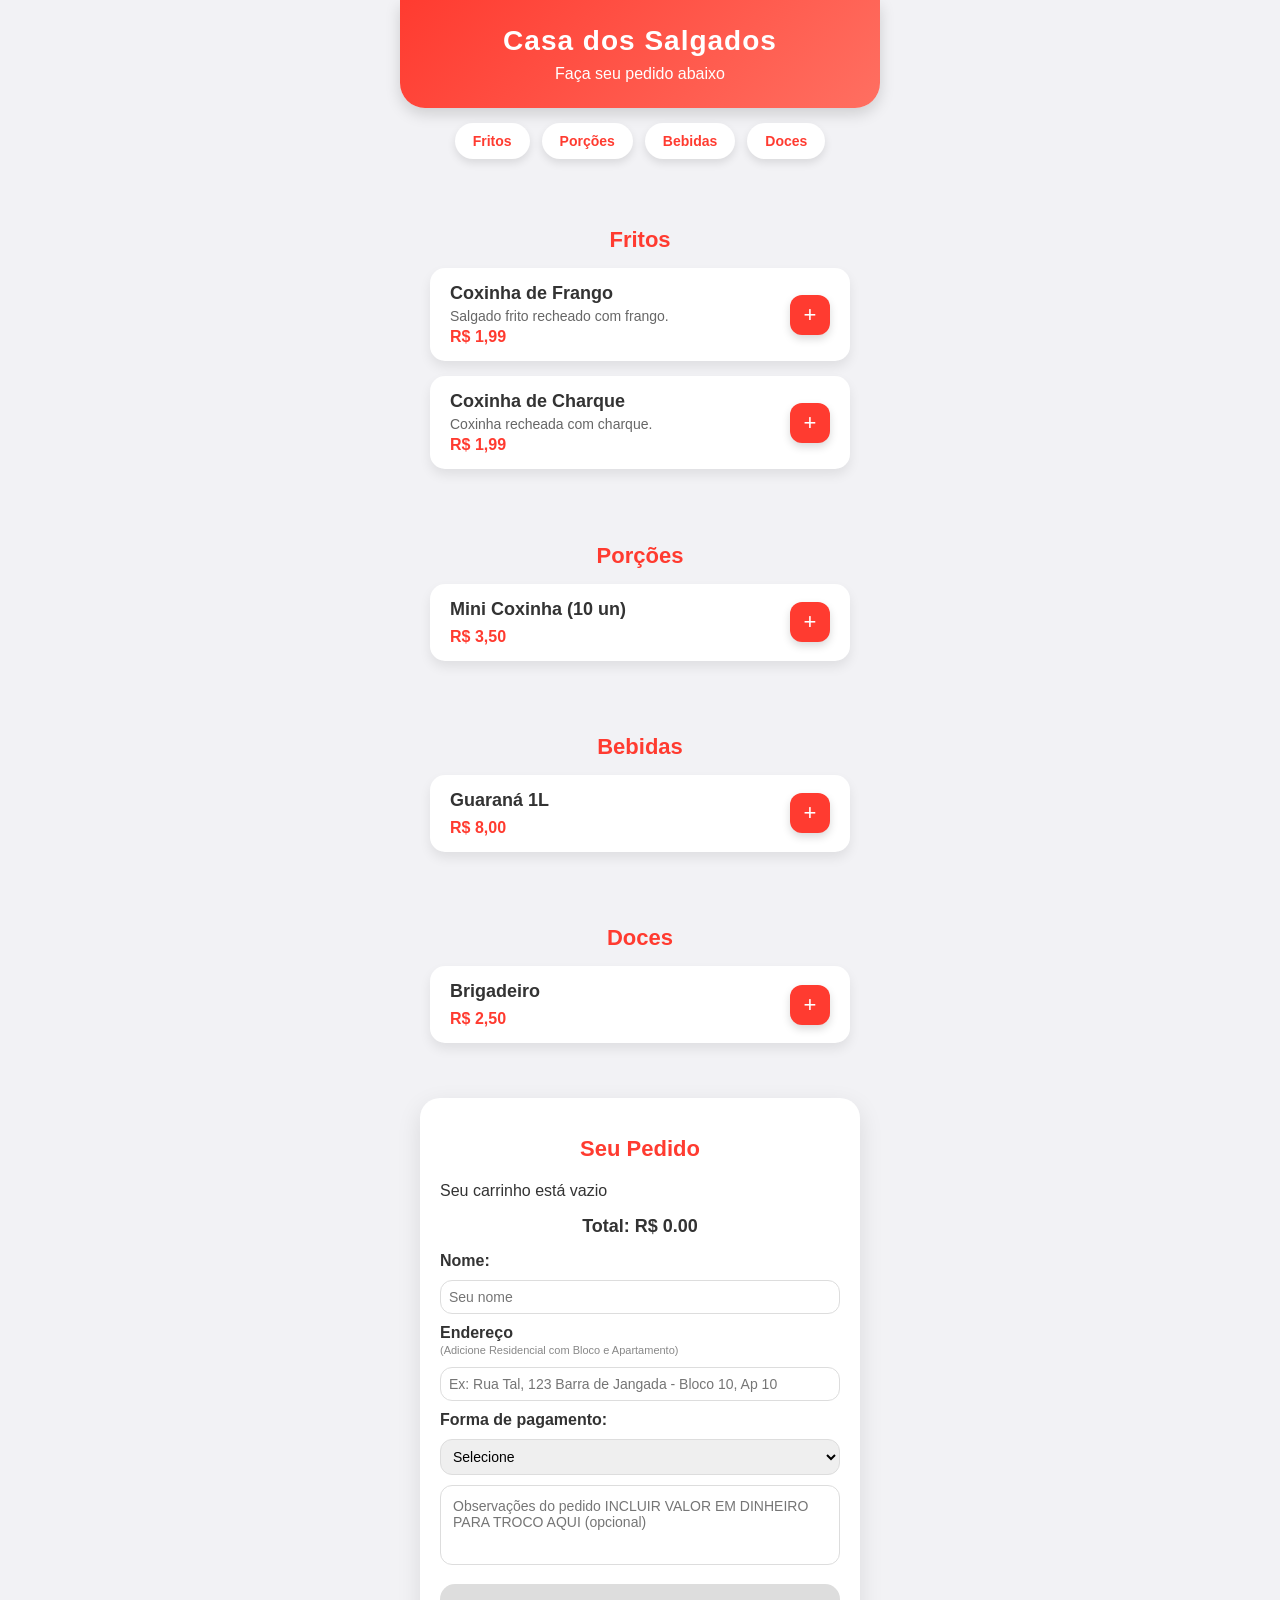
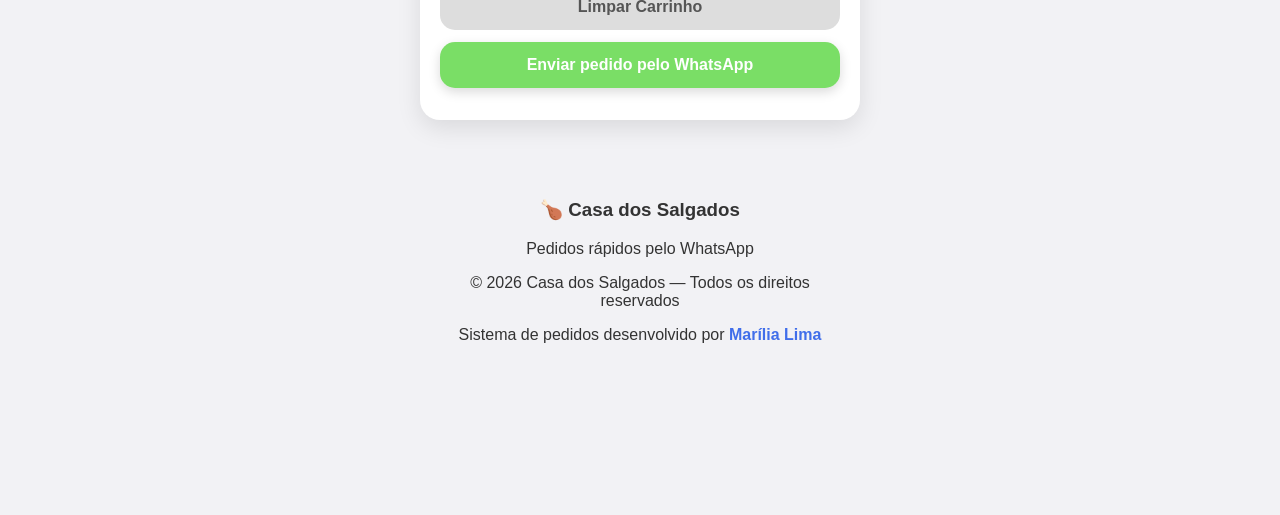
<file: index.html>
<!DOCTYPE html>
<html lang="pt-BR">
<head>
<meta charset="UTF-8">
<meta name="viewport" content="width=device-width, initial-scale=1.0">
<title>Casa dos Salgados</title>
<meta name="description" content="Cardápio digital da Casa dos Salgados. Faça seu pedido online.">
<link rel="icon" href="favicon.ico">
<link rel="stylesheet" href="style.css">
<style>
/* BOTÃO FIXO ATUALIZADO */
#view-cart-btn {
  position: fixed;
  bottom: 25px; /* Mantém uma distância elegante da base */
  left: 50%;
  transform: translateX(-50%); 
  background: #ff3b30; /* Vermelho oficial da marca */
  color: white;
  border: none;
  border-radius: 50px;
  width: 90%;
  max-width: 400px;
  padding: 15px 20px;
  cursor: pointer;
  z-index: 1000;
  font-weight: bold;
  font-size: 16px;
  box-shadow: 0 4px 15px rgba(0,0,0,0.3);
  display: none; /* Começa escondido, o JS mostra quando houver itens */
  transition: all 0.3s ease;
}


/* Contador dentro do botão */
#cart-count {
  background: white;
  color: #000000;
  padding: 2px 8px;
  border-radius: 50%;
  margin-left: 8px;
  font-size: 14px;
}

.cart-field {
  margin-bottom: 10px;
}
.cart-field input, .cart-field select, .cart-field textarea {
  width: 100%;
  padding: 8px;
  margin-top: 4px;
  box-sizing: border-box;
}
</style>
</head>
<body>
<header>
  <h1>Casa dos Salgados</h1>
  <p>Faça seu pedido abaixo</p>
</header>

<nav class="categories">
  <a href="#fritos">Fritos</a>
  <a href="#porcoes">Porções</a>
  <a href="#bebidas">Bebidas</a>
  <a href="#doces">Doces</a>
</nav>

<main class="container">
  <!-- FRITOS -->
  <section id="fritos" class="menu-section">
    <h2>Fritos</h2>
    <article class="menu-item">
      <div class="item-details">
        <h3>Coxinha de Frango</h3>
        <p>Salgado frito recheado com frango.</p>
        <span class="price">R$ 1,99</span>
      </div>
      <button type="button" class="add-btn" data-name="Coxinha de Frango" data-price="1.99">+</button>
    </article>
    <article class="menu-item">
      <div class="item-details">
        <h3>Coxinha de Charque</h3>
        <p>Coxinha recheada com charque.</p>
        <span class="price">R$ 1,99</span>
      </div>
      <button type="button" class="add-btn" data-name="Coxinha de Charque" data-price="1.99">+</button>
    </article>
  </section>

  <!-- PORÇÕES -->
  <section id="porcoes" class="menu-section">
    <h2>Porções</h2>
    <article class="menu-item">
      <div class="item-details">
        <h3>Mini Coxinha (10 un)</h3>
        <span class="price">R$ 3,50</span>
      </div>
      <button type="button" class="add-btn" data-name="Mini Coxinha (10 un)" data-price="3.50">+</button>
    </article>
  </section>

  <!-- BEBIDAS -->
  <section id="bebidas" class="menu-section">
    <h2>Bebidas</h2>
    <article class="menu-item">
      <div class="item-details">
        <h3>Guaraná 1L</h3>
        <span class="price">R$ 8,00</span>
      </div>
      <button type="button" class="add-btn" data-name="Guaraná 1L" data-price="8.00">+</button>
    </article>
  </section>

  <!-- DOCES -->
  <section id="doces" class="menu-section">
    <h2>Doces</h2>
    <article class="menu-item">
      <div class="item-details">
        <h3>Brigadeiro</h3>
        <span class="price">R$ 2,50</span>
      </div>
      <button type="button" class="add-btn" data-name="Brigadeiro" data-price="2.50">+</button>
    </article>
  </section>

  <!-- CARRINHO -->
<div id="cart" class="cart-below">
  <h2>Seu Pedido</h2>
  <p id="empty-cart">Seu carrinho está vazio</p>
  <ul id="cart-items"></ul>
  <p class="cart-total">Total: R$ <span id="cart-total">0.00</span></p>

  <!-- CAMPO NOME -->
  <div class="cart-field">
    <label for="customer-name">Nome:</label>
    <input type="text" id="customer-name" placeholder="Seu nome">
  </div>

  <!-- CAMPO ENDEREÇO COM OBSERVAÇÃO -->
  <div class="cart-field">
    <label for="customer-address">
      Endereço <span class="label-obs">(Adicione Residencial com Bloco e Apartamento)</span>
    </label>
    <input type="text" id="customer-address" placeholder="Ex: Rua Tal, 123 Barra de Jangada - Bloco 10, Ap 10">
  </div>

  <!-- FORMA DE PAGAMENTO -->
  <div class="cart-field">
    <label for="payment-method">Forma de pagamento:</label>
    <select id="payment-method">
      <option value="">Selecione</option>
      <option value="Dinheiro">Dinheiro</option>
      <option value="Cartão">Cartão</option>
      <option value="Pix">Pix</option>
    </select>
  </div>

  <textarea id="order-note" placeholder="Observações do pedido INCLUIR VALOR EM DINHEIRO PARA TROCO AQUI (opcional)"></textarea>
  
  <button type="button" id="clear-cart">Limpar Carrinho</button>
  <button type="button" id="send-order">Enviar pedido pelo WhatsApp</button>
</div>


<!-- BOTÃO FIXO COM CONTADOR -->
<button type="button" id="view-cart-btn">
  Ver Pedido 🛒 <span id="cart-count">0</span>
</button>

<footer class="site-footer">
  <div class="footer-content">
    <h3>🍗 Casa dos Salgados</h3>
    <p>Pedidos rápidos pelo WhatsApp</p>
    <p>© 2026 Casa dos Salgados — Todos os direitos reservados</p>
    <p class="dev-credit">
      Sistema de pedidos desenvolvido por 
      <a href="https://www.linkedin.com/in/mar%C3%ADlia-lima-393223277" target="_blank">Marília Lima</a>
    </p>
  </div>
</footer>

<script src="script.js"></script>
<script>
// Rolar para o carrinho quando clicar no botão "Ver Pedido"
document.getElementById('view-cart-btn').addEventListener('click', () => {
  document.getElementById('cart').scrollIntoView({ behavior: 'smooth' });
});
</script>
</body>
</html>
</file>
<file: style.css>
/* =========================
   ESTILO GERAL PREMIUM
   ========================= */
body {
  font-family: 'Segoe UI', Tahoma, Geneva, Verdana, sans-serif;
  margin: 0;
  padding: 0;
  background: #f2f2f5; 
  color: #333;
  display: flex;
  flex-direction: column;
  align-items: center;
  min-height: 100vh;
  overflow-x: hidden;
  width: 100%;
}

header {
  background: linear-gradient(135deg, #ff3b30, #ff6f61);
  color: #fff;
  text-align: center;
  padding: 25px 15px;
  width: 100%;
  max-width: 480px; 
  border-radius: 0 0 25px 25px; 
  box-shadow: 0 6px 15px rgba(0,0,0,0.15);
  flex: 0 0 auto;
  box-sizing: border-box;
}

header h1 {
  margin: 0 0 8px 0;
  font-size: 28px;
  letter-spacing: 1px;
}

header p {
  margin: 0;
  font-size: 16px;
}

/* =========================
   MAIN CONTAINER CENTRALIZADO
   ========================= */
main.container {
  flex: 1 1 auto;
  display: flex;
  flex-direction: column;
  align-items: center;
  justify-content: flex-start;
  width: 100%;
  max-width: 480px;
  padding: 15px;
  box-sizing: border-box;
}

/* =========================
   NAVEGAÇÃO DE CATEGORIAS
   ========================= */
.categories {
  display: flex;
  justify-content: center;
  gap: 12px;
  flex-wrap: wrap;
  margin: 15px 0;
  width: 100%;
}

.categories a {
  text-decoration: none;
  padding: 10px 18px;
  background: #fff;
  color: #ff3b30;
  border-radius: 50px;
  font-weight: 600;
  font-size: 14px;
  box-shadow: 0 4px 8px rgba(0,0,0,0.1);
  transition: 0.2s;
}

.categories a:hover {
  background: #ff3b30;
  color: #fff;
  transform: translateY(-2px);
}

/* =========================
   SEÇÕES DE MENU
   ========================= */
.menu-section {
  width: 100%;
  margin: 20px 0;
  display: flex;
  flex-direction: column;
  align-items: center;
}

.menu-section h2 {
  color: #ff3b30;
  margin-bottom: 15px;
  font-size: 22px;
  text-align: center;
}

.menu-item {
  background: #fff;
  border-radius: 15px;
  margin-bottom: 15px;
  padding: 15px 20px;
  display: flex;
  justify-content: space-between;
  align-items: center;
  width: 100%;
  max-width: 380px;
  box-shadow: 0 6px 12px rgba(0,0,0,0.08);
  transition: transform 0.2s, box-shadow 0.2s;
}

.menu-item:hover {
  transform: translateY(-3px);
  box-shadow: 0 10px 20px rgba(0,0,0,0.12);
}

.menu-item .item-details {
  display: flex;
  flex-direction: column;
}

.menu-item h3 {
  margin: 0 0 4px 0;
  font-size: 18px;
  font-weight: 600;
}

.menu-item p {
  margin: 0;
  font-size: 14px;
  color: #666;
}

.menu-item .price {
  font-weight: bold;
  color: #ff3b30;
  margin-top: 4px;
}

.add-btn {
  background: #ff3b30;
  color: #fff;
  border: none;
  border-radius: 12px;
  width: 40px;
  height: 40px;
  font-size: 22px;
  cursor: pointer;
  transition: 0.2s;
  box-shadow: 0 4px 8px rgba(0,0,0,0.15);
}

.add-btn:hover {
  background: #e02a1f;
  transform: scale(1.1);
}

/* =========================
   ESTILO DO CARRINHO
   ========================= */
.cart-below {
  background: #fff;
  padding: 20px;
  border-radius: 20px;
  box-shadow: 0 8px 25px rgba(0,0,0,0.1);
  margin: 20px 0; /* Ajustado: margem lateral 0 pois o body centraliza */
  width: 100%;
  max-width: 440px; /* Mantém sua largura original levemente menor */
  box-sizing: border-box;
}

.cart-below h2 {
  margin-bottom: 20px;
  color: #ff3b30;
  text-align: center;
  font-size: 22px;
}

/* ITENS DO CARRINHO CENTRALIZADOS */
#cart-items {
  list-style: none;
  padding: 0;
  margin: 0 0 15px 0;
  width: 100%;
}

.cart-item {
  display: flex;
  justify-content: space-between;
  align-items: center;
  margin-bottom: 12px;
  padding: 10px;
  border-radius: 12px;
  background: #f9f9f9;
  width: 100%;
}

.cart-item span {
  font-size: 16px;
  font-weight: 500;
}

/* BOTÕES + / - ESTILO APP */
.cart-item .quantity-btn {
  color: #fff;
  border: none;
  border-radius: 50%;
  width: 32px;
  height: 32px;
  font-size: 16px;
  cursor: pointer;
  transition: 0.2s;
}

.cart-item .quantity-btn:hover {
  background: #e02a1f;
  transform: scale(1.1);
}

/* BOTÃO REMOVER ❌ */
.cart-item .remove-btn {
  color: #fff;
  border: none;
  border-radius: 50%;
  width: 32px;
  height: 32px;
  font-size: 16px;
  cursor: pointer;
  margin-left: 5px;
  transition: 0.2s;
}

.cart-item .remove-btn:hover {
  background: #e02a1f;
  transform: scale(1.1);
}

/* CAMPOS DE NOME, ENDEREÇO, PAGAMENTO E OBSERVAÇÕES */
.cart-field {
  margin-bottom: 15px;
  width: 100%;
}

.cart-field label {
  display: block;
  font-weight: 600;
  margin-bottom: 6px;
  color: #333;
}

.label-obs {
  font-size: 11px;
  color: #888;
  font-weight: normal;
  display: block;
  margin-top: 2px;
  line-height: 1.2; /* Melhora a leitura se o texto quebrar linha */
}

/* Padronização de todos os inputs, selects e a textarea de notas */
.cart-field input,
.cart-field select,
#order-note {
  width: 100%;
  padding: 12px;
  border-radius: 12px;
  border: 1px solid #ddd;
  box-sizing: border-box;
  font-size: 14px;
  transition: 0.2s;
  font-family: inherit; /* Garante que a fonte seja a mesma do site */
}

/* Efeito de foco para todos */
.cart-field input:focus,
.cart-field select:focus,
#order-note:focus {
  border-color: #ff3b30;
  outline: none;
  box-shadow: 0 0 8px rgba(255,59,48,0.3);
}

/* Ajuste específico para a caixa de observações */
#order-note {
  min-height: 80px;
  margin-bottom: 15px; /* Espaço antes dos botões de limpar/enviar */
  resize: none; /* Evita que o usuário deforme o layout no celular */
}

/* TOTAL DO CARRINHO CENTRALIZADO */
.cart-total {
  font-weight: bold;
  margin: 15px 0;
  font-size: 18px;
  color: #333;
  text-align: center;
}

/* BOTÕES LIMPAR E ENVIAR PREMIUM */
#clear-cart,
#send-order {
  width: 100%;
  padding: 14px;
  border: none;
  border-radius: 15px;
  cursor: pointer;
  font-size: 16px;
  font-weight: bold;
  margin-bottom: 12px;
  transition: 0.2s;
}

#clear-cart {
  background: #ddd;
  color: #555;
}

#clear-cart:hover {
  background: #ccc;
}

#send-order {
  background: #7ade66;
  color: #fff;
  box-shadow: 0 4px 12px rgba(0,0,0,0.15);
}

/* =========================
   BOTÃO FIXO VER PEDIDO (ATUALIZADO)
   ========================= */
#view-cart-btn {
  position: fixed;
  bottom: 30px;
  left: 50%;
  transform: translateX(-50%);
  background: #ff3b30; /* Vermelho oficial da marca */
  width: 90%;
  max-width: 400px;
  border-radius: 50px;
  padding: 16px;
  font-size: 16px;
  font-weight: bold;
  border: none;
  color: white;
  z-index: 1000;
  box-shadow: 0 8px 25px rgba(255, 59, 48, 0.4); /* Sombra avermelhada suave */
  display: none;
  transition: all 0.3s ease;
  text-align: center;
}

#view-cart-btn:hover {
  background: #e02a1f; /* Vermelho um pouco mais escuro no hover */
  transform: translateX(-50%) scale(1.03);
}

/* Estilo do Contador de Itens no Botão */
#cart-count {
  background: #333; /* Fundo escuro para destacar o número */
  color: #fff;      /* Número branco */
  padding: 2px 12px;
  border-radius: 20px;
  margin-left: 10px;
  font-size: 14px;
  box-shadow: inset 0 2px 4px rgba(0,0,0,0.2);
}

/* =========================
   RODAPÉ (COM RESPIRO PARA O BOTÃO)
   ========================= */
.site-footer {
  width: 100%;
  max-width: 480px;
  padding: 40px 20px 140px 20px; /* 140px garante que o botão não cubra o texto */
  box-sizing: border-box;
  text-align: center;
}

.site-footer a {
  color: #406eea;
  text-decoration: none;
  font-weight: bold;
}

/* =========================
   RESPONSIVO
   ========================= */
@media (max-width: 480px) {
  #view-cart-btn {
    bottom: 20px; /* No mobile fica um pouco mais baixo */
    width: 94%;
  }
}
</file>
